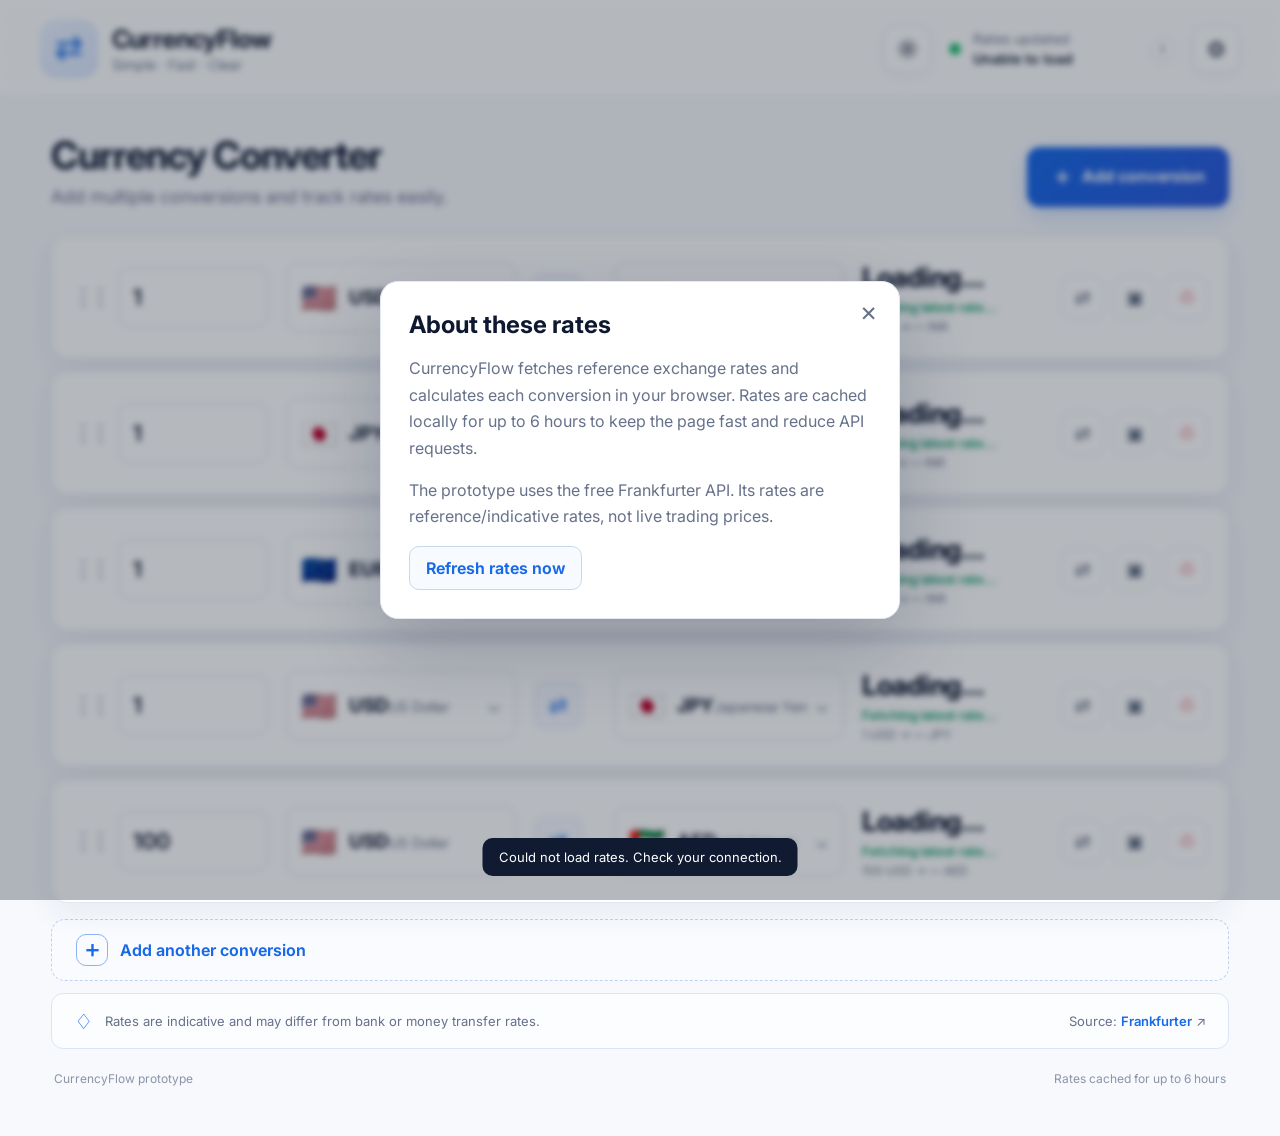
<file: index.html>
<!doctype html>
<html lang="en">
<head>
  <meta charset="UTF-8" />
  <meta name="viewport" content="width=device-width, initial-scale=1.0" />
  <meta name="description" content="Simple, fast and clear currency conversions." />
  <title>CurrencyFlow — Currency Converter</title>
  <link rel="preconnect" href="https://fonts.googleapis.com">
  <link rel="preconnect" href="https://fonts.gstatic.com" crossorigin>
  <link href="https://fonts.googleapis.com/css2?family=Inter:wght@400;500;600;700;800&display=swap" rel="stylesheet">
  <link rel="stylesheet" href="style.css" />
</head>
<body>
  <div class="app-shell">
    <header class="topbar">
      <a class="brand" href="#" aria-label="CurrencyFlow home">
        <span class="brand-mark" aria-hidden="true"><span>⇄</span></span>
        <span>
          <strong>CurrencyFlow</strong>
          <small>Simple · Fast · Clear</small>
        </span>
      </a>

      <div class="top-actions">
        <button class="icon-button" id="themeToggle" type="button" aria-label="Toggle dark mode" title="Toggle theme">☼</button>
        <div class="rate-status" id="rateStatus">
          <span class="status-dot"></span>
          <span>
            <small>Rates updated</small>
            <strong id="rateDate">Loading…</strong>
          </span>
          <button class="info-button" type="button" id="infoButton" aria-label="Rate information">i</button>
        </div>
        <button class="icon-button" id="settingsButton" type="button" aria-label="Settings" title="Settings">⚙</button>
      </div>
    </header>

    <main class="container">
      <section class="page-heading">
        <div>
          <h1>Currency Converter</h1>
          <p>Add multiple conversions and track rates easily.</p>
        </div>
        <button class="primary-button" id="addTopButton" type="button"><span>＋</span> Add conversion</button>
      </section>

      <section class="conversion-list" id="conversionList" aria-live="polite"></section>

      <button class="add-row-button" id="addRowButton" type="button">
        <span class="add-circle">＋</span>
        <span>Add another conversion</span>
      </button>

      <aside class="notice">
        <span class="notice-icon">♢</span>
        <span>Rates are indicative and may differ from bank or money transfer rates.</span>
        <span class="source">Source: <a href="https://frankfurter.dev/" target="_blank" rel="noreferrer">Frankfurter</a> ↗</span>
      </aside>

      <footer>
        <span>CurrencyFlow prototype</span>
        <span>Rates cached for up to 6 hours</span>
      </footer>
    </main>
  </div>

  <div class="modal-backdrop" id="infoModal" hidden>
    <div class="modal" role="dialog" aria-modal="true" aria-labelledby="modalTitle">
      <button class="modal-close" id="modalClose" type="button" aria-label="Close">×</button>
      <h2 id="modalTitle">About these rates</h2>
      <p>CurrencyFlow fetches reference exchange rates and calculates each conversion in your browser. Rates are cached locally for up to 6 hours to keep the page fast and reduce API requests.</p>
      <p>The prototype uses the free Frankfurter API. Its rates are reference/indicative rates, not live trading prices.</p>
      <button class="secondary-button" id="modalRefresh" type="button">Refresh rates now</button>
    </div>
  </div>

  <div class="toast" id="toast" role="status" aria-live="polite"></div>

  <script src="app.js"></script>
</body>
</html>
</file>
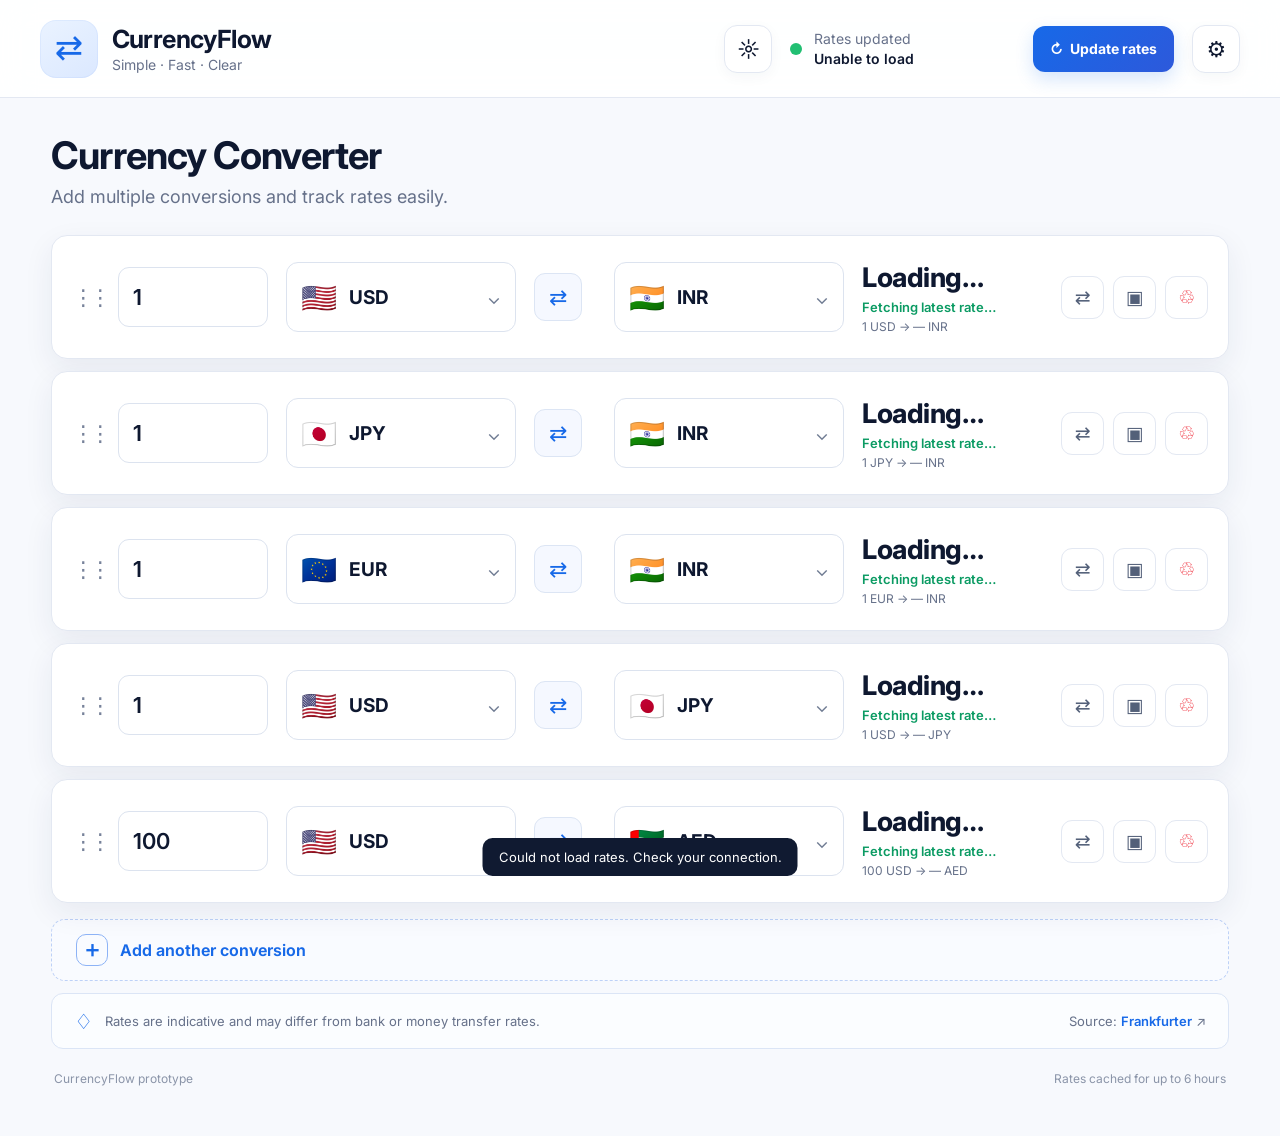
<file: v1a/index.html>
<!doctype html>
<html lang="en">
<head>
  <meta charset="UTF-8" />
  <meta name="viewport" content="width=device-width, initial-scale=1.0" />
  <meta name="description" content="Simple, fast and clear currency conversions." />
  <title>CurrencyFlow — Currency Converter</title>
  <link rel="preconnect" href="https://fonts.googleapis.com">
  <link rel="preconnect" href="https://fonts.gstatic.com" crossorigin>
  <link href="https://fonts.googleapis.com/css2?family=Inter:wght@400;500;600;700;800&display=swap" rel="stylesheet">
  <link rel="stylesheet" href="style.css" />
</head>
<body>
  <div class="app-shell">
    <header class="topbar">
      <a class="brand" href="#" aria-label="CurrencyFlow home">
        <span class="brand-mark" aria-hidden="true"><span>⇄</span></span>
        <span>
          <strong>CurrencyFlow</strong>
          <small>Simple · Fast · Clear</small>
        </span>
      </a>

      <div class="top-actions">
        <button class="icon-button" id="themeToggle" type="button" aria-label="Toggle dark mode" title="Toggle theme">☼</button>
        <div class="rate-status" id="rateStatus">
          <span class="status-dot"></span>
          <span>
            <small>Rates updated</small>
            <strong id="rateDate">Loading…</strong>
          </span>
        </div>
        <button class="update-button" id="updateRatesButton" type="button" title="Update exchange rates">↻ <span>Update rates</span></button>
        <button class="icon-button" id="settingsButton" type="button" aria-label="Settings" title="Settings">⚙</button>
      </div>
    </header>

    <main class="container">
      <section class="page-heading">
        <div>
          <h1>Currency Converter</h1>
          <p>Add multiple conversions and track rates easily.</p>
        </div>
      </section>

      <section class="conversion-list" id="conversionList" aria-live="polite"></section>

      <button class="add-row-button" id="addRowButton" type="button">
        <span class="add-circle">＋</span>
        <span>Add another conversion</span>
      </button>

      <aside class="notice">
        <span class="notice-icon">♢</span>
        <span>Rates are indicative and may differ from bank or money transfer rates.</span>
        <span class="source">Source: <a href="https://frankfurter.dev/" target="_blank" rel="noreferrer">Frankfurter</a> ↗</span>
      </aside>

      <footer>
        <span>CurrencyFlow prototype</span>
        <span>Rates cached for up to 6 hours</span>
      </footer>
    </main>
  </div>

  <div class="toast" id="toast" role="status" aria-live="polite"></div>

  <script src="app.js"></script>
</body>
</html>
</file>
<file: style.css>
:root {
  --bg: #f7f9fd;
  --surface: #ffffff;
  --surface-soft: #f9fbff;
  --text: #0e1830;
  --muted: #66718a;
  --line: #e3e8f2;
  --primary: #1769e8;
  --primary-2: #4c6fff;
  --primary-soft: #eef5ff;
  --success: #0b9b63;
  --danger: #ef3340;
  --shadow: 0 10px 30px rgba(23, 42, 79, .07);
  --radius: 16px;
}

* { box-sizing: border-box; }
html { scroll-behavior: smooth; }
body {
  margin: 0;
  min-height: 100vh;
  font-family: Inter, system-ui, -apple-system, BlinkMacSystemFont, "Segoe UI", sans-serif;
  background: var(--bg);
  color: var(--text);
}
button, input { font: inherit; }
button { cursor: pointer; }
a { color: inherit; }

.app-shell { min-height: 100vh; }
.topbar {
  height: 98px;
  padding: 0 3.1vw;
  display: flex;
  align-items: center;
  justify-content: space-between;
  background: rgba(255,255,255,.88);
  border-bottom: 1px solid var(--line);
  backdrop-filter: blur(16px);
  position: sticky;
  top: 0;
  z-index: 20;
}
.brand { display: flex; align-items: center; gap: 14px; text-decoration: none; }
.brand-mark {
  width: 58px; height: 58px; border-radius: 16px;
  display: grid; place-items: center;
  color: #fff;
  font-size: 34px; font-weight: 500;
  background: linear-gradient(145deg, #eaf3ff, #dbe8ff);
  box-shadow: inset 0 0 0 1px rgba(45,108,235,.06);
}
.brand-mark span { color: var(--primary); transform: translateY(-2px); }
.brand strong { display: block; font-size: 25px; letter-spacing: -.6px; }
.brand small { display: block; color: var(--muted); margin-top: 2px; font-size: 14px; }
.top-actions { display: flex; align-items: center; gap: 18px; }
.icon-button, .info-button {
  border: 1px solid var(--line); background: var(--surface); color: var(--text);
  box-shadow: 0 4px 14px rgba(23,42,79,.04);
}
.icon-button { width: 48px; height: 48px; border-radius: 13px; font-size: 22px; }
.icon-button:hover { border-color: #c7d2e6; transform: translateY(-1px); }
.rate-status { display: flex; align-items: center; gap: 12px; min-width: 225px; }
.status-dot { width: 12px; height: 12px; background: #21bf72; border-radius: 50%; flex: 0 0 auto; }
.rate-status small, .rate-status strong { display: block; }
.rate-status small { color: var(--muted); font-size: 14px; }
.rate-status strong { margin-top: 3px; font-size: 14px; font-weight: 600; }
.info-button { width: 23px; height: 23px; border-radius: 50%; font-size: 12px; margin-left: auto; }

.container { width: min(1380px, 92vw); margin: 0 auto; padding: 34px 0 50px; }
.page-heading { display: flex; align-items: flex-end; justify-content: space-between; gap: 24px; margin: 0 0 28px; }
h1 { font-size: clamp(30px, 3vw, 38px); margin: 0; letter-spacing: -.9px; }
.page-heading p { color: var(--muted); font-size: 18px; margin: 8px 0 0; }
.primary-button {
  border: 0; color: #fff; background: linear-gradient(135deg, #1769e8, #2d59db);
  border-radius: 13px; padding: 15px 24px; font-weight: 700; font-size: 16px;
  box-shadow: 0 8px 20px rgba(23,105,232,.2);
}
.primary-button:hover { filter: brightness(1.03); transform: translateY(-1px); }
.primary-button span { font-size: 22px; vertical-align: -2px; margin-right: 5px; }

.conversion-list { display: grid; gap: 12px; }
.conversion-card {
  display: grid;
  grid-template-columns: 28px minmax(150px, 180px) minmax(230px, 1fr) 62px minmax(230px, 1fr) minmax(170px, .8fr) 158px;
  align-items: center; gap: 18px;
  min-height: 124px; padding: 18px 20px;
  background: var(--surface); border: 1px solid var(--line); border-radius: var(--radius);
  box-shadow: var(--shadow); transition: .18s ease;
}
.conversion-card:hover { box-shadow: 0 14px 35px rgba(23,42,79,.09); border-color: #d7dfed; }
.drag-handle { color: #77829a; font-size: 22px; letter-spacing: -5px; user-select: none; cursor: grab; }
.field-label { display: none; color: var(--muted); font-size: 12px; margin-bottom: 5px; }
.amount-input {
  width: 100%; height: 60px; padding: 0 14px; border-radius: 11px;
  border: 1px solid #dce3ef; background: #fff; color: var(--text);
  font-size: 22px; font-weight: 600; outline: none;
}
.amount-input:focus { border-color: #8bb1f2; box-shadow: 0 0 0 3px rgba(23,105,232,.09); }
.currency-select {
  height: 70px; width: 100%; padding: 0 14px; border: 1px solid #dce3ef; border-radius: 12px;
  background: #fff; color: var(--text); display: flex; align-items: center; justify-content: space-between; gap: 10px;
  text-align: left; position: relative;
}
.currency-select:hover { border-color: #b9c8df; }
.currency-main { display: flex; align-items: center; gap: 12px; min-width: 0; }
.flag { font-size: 29px; line-height: 1; }
.currency-code { font-size: 19px; font-weight: 700; }
.currency-name { color: var(--muted); font-size: 14px; margin-top: 3px; white-space: nowrap; overflow: hidden; text-overflow: ellipsis; }
.chevron { color: #6f7b92; font-size: 18px; }
.swap-button {
  width: 48px; height: 48px; border-radius: 11px; border: 1px solid #dce5f4;
  color: var(--primary); background: #f5f8ff; font-size: 22px; transition: .15s;
}
.swap-button:hover { background: var(--primary-soft); transform: scale(1.04); }
.result-value { font-size: 27px; font-weight: 750; letter-spacing: -.5px; white-space: nowrap; }
.result-meta { margin-top: 5px; color: var(--success); font-size: 13px; font-weight: 600; white-space: nowrap; }
.result-pair { margin-top: 4px; color: var(--muted); font-size: 12px; white-space: nowrap; }
.row-actions { display: flex; justify-content: flex-end; gap: 9px; }
.row-action {
  width: 43px; height: 43px; border-radius: 11px; background: #fff; border: 1px solid var(--line);
  color: #536079; font-size: 19px;
}
.row-action:hover { background: #f7f9fd; }
.row-action.delete { color: var(--danger); }

.add-row-button {
  width: 100%; min-height: 62px; margin-top: 16px; border-radius: 14px;
  border: 1px solid #bdd1f7; border-style: dashed; background: #f9fbff;
  color: var(--primary); display: flex; align-items: center; gap: 12px; padding: 0 24px;
  font-size: 16px; font-weight: 650; text-align: left;
}
.add-row-button:hover { background: #f3f7ff; }
.add-circle { width: 32px; height: 32px; display: grid; place-items: center; border: 1px solid #8db3f6; border-radius: 10px; font-size: 22px; }
.notice {
  margin-top: 12px; min-height: 56px; padding: 0 22px; border: 1px solid #dbe5f6; border-radius: 12px;
  background: #fbfdff; color: var(--muted); display: flex; align-items: center; gap: 12px; font-size: 13px;
}
.notice-icon { color: var(--primary); font-size: 21px; }
.source { margin-left: auto; }
.source a { color: var(--primary); text-decoration: none; font-weight: 600; }
footer { display: flex; justify-content: space-between; padding: 22px 3px 0; color: #8a94a8; font-size: 12px; }

/* Currency picker */
.picker-backdrop { position: fixed; inset: 0; background: rgba(12,20,39,.3); backdrop-filter: blur(3px); z-index: 50; display: grid; place-items: center; padding: 20px; }
.picker { width: min(470px, 100%); max-height: min(680px, 90vh); overflow: hidden; background: var(--surface); border: 1px solid var(--line); border-radius: 18px; box-shadow: 0 30px 80px rgba(10,20,50,.2); display: flex; flex-direction: column; }
.picker-head { padding: 20px; border-bottom: 1px solid var(--line); display: flex; justify-content: space-between; align-items: center; }
.picker-head h2 { margin: 0; font-size: 19px; }
.picker-close, .modal-close { border: 0; background: transparent; font-size: 27px; color: var(--muted); }
.search-wrap { padding: 14px 20px; }
.search-input { width: 100%; height: 48px; border: 1px solid var(--line); border-radius: 11px; padding: 0 14px; outline: none; }
.search-input:focus { border-color: #8bb1f2; box-shadow: 0 0 0 3px rgba(23,105,232,.08); }
.currency-options { overflow: auto; padding: 0 10px 12px; }
.currency-option { width: 100%; display: flex; align-items: center; gap: 13px; padding: 12px 10px; border: 0; background: transparent; border-radius: 10px; text-align: left; color: var(--text); }
.currency-option:hover { background: var(--primary-soft); }
.currency-option .flag { width: 34px; text-align: center; }
.currency-option strong { display: block; }
.currency-option small { color: var(--muted); display: block; margin-top: 2px; }

.modal-backdrop { position: fixed; inset: 0; background: rgba(12,20,39,.3); backdrop-filter: blur(3px); z-index: 60; display: grid; place-items: center; padding: 20px; }
.modal { width: min(520px, 100%); padding: 28px; background: var(--surface); border-radius: 18px; border: 1px solid var(--line); box-shadow: 0 30px 80px rgba(10,20,50,.2); position: relative; }
.modal h2 { margin: 0 0 15px; }
.modal p { color: var(--muted); line-height: 1.65; }
.modal-close { position: absolute; top: 12px; right: 16px; }
.secondary-button { border: 1px solid #cad7ed; background: #f7faff; color: var(--primary); border-radius: 10px; padding: 11px 16px; font-weight: 650; }

.toast { position: fixed; left: 50%; bottom: 24px; transform: translate(-50%, 20px); background: #101a31; color: #fff; padding: 11px 16px; border-radius: 10px; opacity: 0; pointer-events: none; transition: .2s; z-index: 100; font-size: 13px; }
.toast.show { opacity: 1; transform: translate(-50%, 0); }

body.dark {
  --bg: #0c1220; --surface: #111a2b; --surface-soft: #151f32; --text: #eef3ff; --muted: #9ca9c0;
  --line: #26344c; --primary-soft: #15284c; --shadow: 0 12px 30px rgba(0,0,0,.22);
}
body.dark .topbar, body.dark .currency-select, body.dark .amount-input, body.dark .row-action { background: #111a2b; }
body.dark .topbar { background: rgba(12,18,32,.88); }
body.dark .notice, body.dark .add-row-button, body.dark .secondary-button { background: #10192a; }
body.dark .picker, body.dark .modal { background: #111a2b; }
body.dark .search-input { background: #0d1627; color: var(--text); }

@media (max-width: 1080px) {
  .conversion-card { grid-template-columns: 24px 150px minmax(190px, 1fr) 48px minmax(190px, 1fr) 150px; }
  .row-actions { grid-column: 6; grid-row: 1; }
}
@media (max-width: 820px) {
  .topbar { height: auto; min-height: 78px; padding: 14px 4vw; }
  .top-actions { gap: 8px; }
  .rate-status { display: none; }
  .container { width: min(94vw, 650px); padding-top: 25px; }
  .page-heading { align-items: flex-start; flex-direction: column; }
  .primary-button { width: 100%; }
  .conversion-card { grid-template-columns: 1fr 1fr; gap: 12px; padding: 16px; }
  .drag-handle { display: none; }
  .field-label { display: block; }
  .amount-wrap { grid-column: 1 / -1; }
  .currency-wrap { min-width: 0; }
  .swap-wrap { display: flex; align-items: flex-end; justify-content: center; }
  .result-wrap { grid-column: 1 / -1; padding: 3px 0 0; }
  .row-actions { grid-column: 1 / -1; grid-row: auto; justify-content: flex-start; }
  .row-action { flex: 1; }
  .notice { align-items: flex-start; padding: 14px; flex-wrap: wrap; }
  .source { margin-left: 0; width: 100%; }
  footer { flex-direction: column; gap: 7px; }
}
@media (max-width: 460px) {
  .brand-mark { width: 45px; height: 45px; border-radius: 13px; font-size: 27px; }
  .brand strong { font-size: 20px; }
  .brand small { font-size: 11px; }
  h1 { font-size: 30px; }
  .page-heading p { font-size: 15px; }
  .currency-select { height: 62px; }
  .currency-code { font-size: 17px; }
  .currency-name { font-size: 12px; }
  .flag { font-size: 25px; }
  .result-value { font-size: 24px; }
}
</file>
<file: v1a/style.css>
:root {
  --bg: #f7f9fd;
  --surface: #ffffff;
  --surface-soft: #f9fbff;
  --text: #0e1830;
  --muted: #66718a;
  --line: #e3e8f2;
  --primary: #1769e8;
  --primary-2: #4c6fff;
  --primary-soft: #eef5ff;
  --success: #0b9b63;
  --danger: #ef3340;
  --shadow: 0 10px 30px rgba(23, 42, 79, .07);
  --radius: 16px;
}

* { box-sizing: border-box; }
html { scroll-behavior: smooth; }
body {
  margin: 0;
  min-height: 100vh;
  font-family: Inter, system-ui, -apple-system, BlinkMacSystemFont, "Segoe UI", sans-serif;
  background: var(--bg);
  color: var(--text);
}
button, input { font: inherit; }
button { cursor: pointer; }
a { color: inherit; }

.app-shell { min-height: 100vh; }
.topbar {
  height: 98px;
  padding: 0 3.1vw;
  display: flex;
  align-items: center;
  justify-content: space-between;
  background: rgba(255,255,255,.88);
  border-bottom: 1px solid var(--line);
  backdrop-filter: blur(16px);
  position: sticky;
  top: 0;
  z-index: 20;
}
.brand { display: flex; align-items: center; gap: 14px; text-decoration: none; }
.brand-mark {
  width: 58px; height: 58px; border-radius: 16px;
  display: grid; place-items: center;
  color: #fff;
  font-size: 34px; font-weight: 500;
  background: linear-gradient(145deg, #eaf3ff, #dbe8ff);
  box-shadow: inset 0 0 0 1px rgba(45,108,235,.06);
}
.brand-mark span { color: var(--primary); transform: translateY(-2px); }
.brand strong { display: block; font-size: 25px; letter-spacing: -.6px; }
.brand small { display: block; color: var(--muted); margin-top: 2px; font-size: 14px; }
.top-actions { display: flex; align-items: center; gap: 18px; }
.icon-button {
  border: 1px solid var(--line); background: var(--surface); color: var(--text);
  box-shadow: 0 4px 14px rgba(23,42,79,.04);
}
.icon-button { width: 48px; height: 48px; border-radius: 13px; font-size: 22px; }
.icon-button:hover { border-color: #c7d2e6; transform: translateY(-1px); }
.update-button {
  height: 46px; padding: 0 17px; border: 0; border-radius: 12px;
  display: inline-flex; align-items: center; justify-content: center; gap: 7px;
  color: #fff; background: linear-gradient(135deg, #1769e8, #2d59db);
  font-weight: 700; font-size: 14px; box-shadow: 0 7px 18px rgba(23,105,232,.18);
  transition: .15s ease;
}
.update-button:hover { filter: brightness(1.04); transform: translateY(-1px); }
.update-button:disabled { opacity: .7; cursor: wait; transform: none; }
.rate-status { display: flex; align-items: center; gap: 12px; min-width: 225px; }
.status-dot { width: 12px; height: 12px; background: #21bf72; border-radius: 50%; flex: 0 0 auto; }
.rate-status small, .rate-status strong { display: block; }
.rate-status small { color: var(--muted); font-size: 14px; }
.rate-status strong { margin-top: 3px; font-size: 14px; font-weight: 600; }

.container { width: min(1380px, 92vw); margin: 0 auto; padding: 34px 0 50px; }
.page-heading { display: flex; align-items: flex-end; justify-content: space-between; gap: 24px; margin: 0 0 28px; }
h1 { font-size: clamp(30px, 3vw, 38px); margin: 0; letter-spacing: -.9px; }
.page-heading p { color: var(--muted); font-size: 18px; margin: 8px 0 0; }
.primary-button {
  border: 0; color: #fff; background: linear-gradient(135deg, #1769e8, #2d59db);
  border-radius: 13px; padding: 15px 24px; font-weight: 700; font-size: 16px;
  box-shadow: 0 8px 20px rgba(23,105,232,.2);
}
.primary-button:hover { filter: brightness(1.03); transform: translateY(-1px); }
.primary-button span { font-size: 22px; vertical-align: -2px; margin-right: 5px; }

.conversion-list { display: grid; gap: 12px; }
.conversion-card {
  display: grid;
  grid-template-columns: 28px minmax(150px, 180px) minmax(230px, 1fr) 62px minmax(230px, 1fr) minmax(170px, .8fr) 158px;
  align-items: center; gap: 18px;
  min-height: 124px; padding: 18px 20px;
  background: var(--surface); border: 1px solid var(--line); border-radius: var(--radius);
  box-shadow: var(--shadow); transition: .18s ease;
}
.conversion-card:hover { box-shadow: 0 14px 35px rgba(23,42,79,.09); border-color: #d7dfed; }
.drag-handle { color: #77829a; font-size: 22px; letter-spacing: -5px; user-select: none; cursor: grab; }
.field-label { display: none; color: var(--muted); font-size: 12px; margin-bottom: 5px; }
.amount-input {
  width: 100%; height: 60px; padding: 0 14px; border-radius: 11px;
  border: 1px solid #dce3ef; background: #fff; color: var(--text);
  font-size: 22px; font-weight: 600; outline: none;
}
.amount-input:focus { border-color: #8bb1f2; box-shadow: 0 0 0 3px rgba(23,105,232,.09); }
.currency-select {
  height: 70px; width: 100%; padding: 0 14px; border: 1px solid #dce3ef; border-radius: 12px;
  background: #fff; color: var(--text); display: flex; align-items: center; justify-content: space-between; gap: 10px;
  text-align: left; position: relative;
}
.currency-select:hover { border-color: #b9c8df; }
.currency-main { display: flex; align-items: center; gap: 12px; min-width: 0; }
.flag { font-size: 29px; line-height: 1; }
.currency-code { font-size: 19px; font-weight: 700; }
.chevron { color: #6f7b92; font-size: 18px; }
.swap-button {
  width: 48px; height: 48px; border-radius: 11px; border: 1px solid #dce5f4;
  color: var(--primary); background: #f5f8ff; font-size: 22px; transition: .15s;
}
.swap-button:hover { background: var(--primary-soft); transform: scale(1.04); }
.result-value { font-size: 27px; font-weight: 750; letter-spacing: -.5px; white-space: nowrap; }
.result-meta { margin-top: 5px; color: var(--success); font-size: 13px; font-weight: 600; white-space: nowrap; }
.result-pair { margin-top: 4px; color: var(--muted); font-size: 12px; white-space: nowrap; }
.row-actions { display: flex; justify-content: flex-end; gap: 9px; }
.row-action {
  width: 43px; height: 43px; border-radius: 11px; background: #fff; border: 1px solid var(--line);
  color: #536079; font-size: 19px;
}
.row-action:hover { background: #f7f9fd; }
.row-action.delete { color: var(--danger); }

.add-row-button {
  width: 100%; min-height: 62px; margin-top: 16px; border-radius: 14px;
  border: 1px solid #bdd1f7; border-style: dashed; background: #f9fbff;
  color: var(--primary); display: flex; align-items: center; gap: 12px; padding: 0 24px;
  font-size: 16px; font-weight: 650; text-align: left;
}
.add-row-button:hover { background: #f3f7ff; }
.add-circle { width: 32px; height: 32px; display: grid; place-items: center; border: 1px solid #8db3f6; border-radius: 10px; font-size: 22px; }
.notice {
  margin-top: 12px; min-height: 56px; padding: 0 22px; border: 1px solid #dbe5f6; border-radius: 12px;
  background: #fbfdff; color: var(--muted); display: flex; align-items: center; gap: 12px; font-size: 13px;
}
.notice-icon { color: var(--primary); font-size: 21px; }
.source { margin-left: auto; }
.source a { color: var(--primary); text-decoration: none; font-weight: 600; }
footer { display: flex; justify-content: space-between; padding: 22px 3px 0; color: #8a94a8; font-size: 12px; }

/* Currency picker */
.picker-backdrop { position: fixed; inset: 0; background: rgba(12,20,39,.3); backdrop-filter: blur(3px); z-index: 50; display: grid; place-items: center; padding: 20px; }
.picker { width: min(470px, 100%); max-height: min(680px, 90vh); overflow: hidden; background: var(--surface); border: 1px solid var(--line); border-radius: 18px; box-shadow: 0 30px 80px rgba(10,20,50,.2); display: flex; flex-direction: column; }
.picker-head { padding: 20px; border-bottom: 1px solid var(--line); display: flex; justify-content: space-between; align-items: center; }
.picker-head h2 { margin: 0; font-size: 19px; }
.picker-close { border: 0; background: transparent; font-size: 27px; color: var(--muted); }
.search-wrap { padding: 14px 20px; }
.search-input { width: 100%; height: 48px; border: 1px solid var(--line); border-radius: 11px; padding: 0 14px; outline: none; }
.search-input:focus { border-color: #8bb1f2; box-shadow: 0 0 0 3px rgba(23,105,232,.08); }
.currency-options { overflow: auto; padding: 0 10px 12px; }
.currency-option { width: 100%; display: flex; align-items: center; gap: 13px; padding: 12px 10px; border: 0; background: transparent; border-radius: 10px; text-align: left; color: var(--text); }
.currency-option:hover { background: var(--primary-soft); }
.currency-option .flag { width: 34px; text-align: center; }
.currency-option strong { display: block; }

.secondary-button { border: 1px solid #cad7ed; background: #f7faff; color: var(--primary); border-radius: 10px; padding: 11px 16px; font-weight: 650; }

.toast { position: fixed; left: 50%; bottom: 24px; transform: translate(-50%, 20px); background: #101a31; color: #fff; padding: 11px 16px; border-radius: 10px; opacity: 0; pointer-events: none; transition: .2s; z-index: 100; font-size: 13px; }
.toast.show { opacity: 1; transform: translate(-50%, 0); }

body.dark {
  --bg: #0c1220; --surface: #111a2b; --surface-soft: #151f32; --text: #eef3ff; --muted: #9ca9c0;
  --line: #26344c; --primary-soft: #15284c; --shadow: 0 12px 30px rgba(0,0,0,.22);
}
body.dark .topbar, body.dark .currency-select, body.dark .amount-input, body.dark .row-action { background: #111a2b; }
body.dark .topbar { background: rgba(12,18,32,.88); }
body.dark .notice, body.dark .add-row-button, body.dark .secondary-button { background: #10192a; }
body.dark .picker { background: #111a2b; }
body.dark .search-input { background: #0d1627; color: var(--text); }

@media (max-width: 1080px) {
  .conversion-card { grid-template-columns: 24px 150px minmax(190px, 1fr) 48px minmax(190px, 1fr) 150px; }
  .row-actions { grid-column: 6; grid-row: 1; }
}
@media (max-width: 820px) {
  .topbar { height: auto; min-height: 78px; padding: 14px 4vw; }
  .top-actions { gap: 8px; }
  .rate-status { display: none; }
  .container { width: min(94vw, 650px); padding-top: 25px; }
  .page-heading { align-items: flex-start; flex-direction: column; }
  .primary-button { width: 100%; }
  .conversion-card { grid-template-columns: 1fr 1fr; gap: 12px; padding: 16px; }
  .drag-handle { display: none; }
  .field-label { display: block; }
  .amount-wrap { grid-column: 1 / -1; }
  .currency-wrap { min-width: 0; }
  .swap-wrap { display: flex; align-items: flex-end; justify-content: center; }
  .result-wrap { grid-column: 1 / -1; padding: 3px 0 0; }
  .row-actions { grid-column: 1 / -1; grid-row: auto; justify-content: flex-start; }
  .row-action { flex: 1; }
  .notice { align-items: flex-start; padding: 14px; flex-wrap: wrap; }
  .source { margin-left: 0; width: 100%; }
  footer { flex-direction: column; gap: 7px; }
}
@media (max-width: 460px) {
  .brand-mark { width: 45px; height: 45px; border-radius: 13px; font-size: 27px; }
  .brand strong { font-size: 20px; }
  .brand small { font-size: 11px; }
  h1 { font-size: 30px; }
  .page-heading p { font-size: 15px; }
  .currency-select { height: 62px; }
  .currency-code { font-size: 17px; }
  .flag { font-size: 25px; }
  .result-value { font-size: 24px; }
}
</file>
